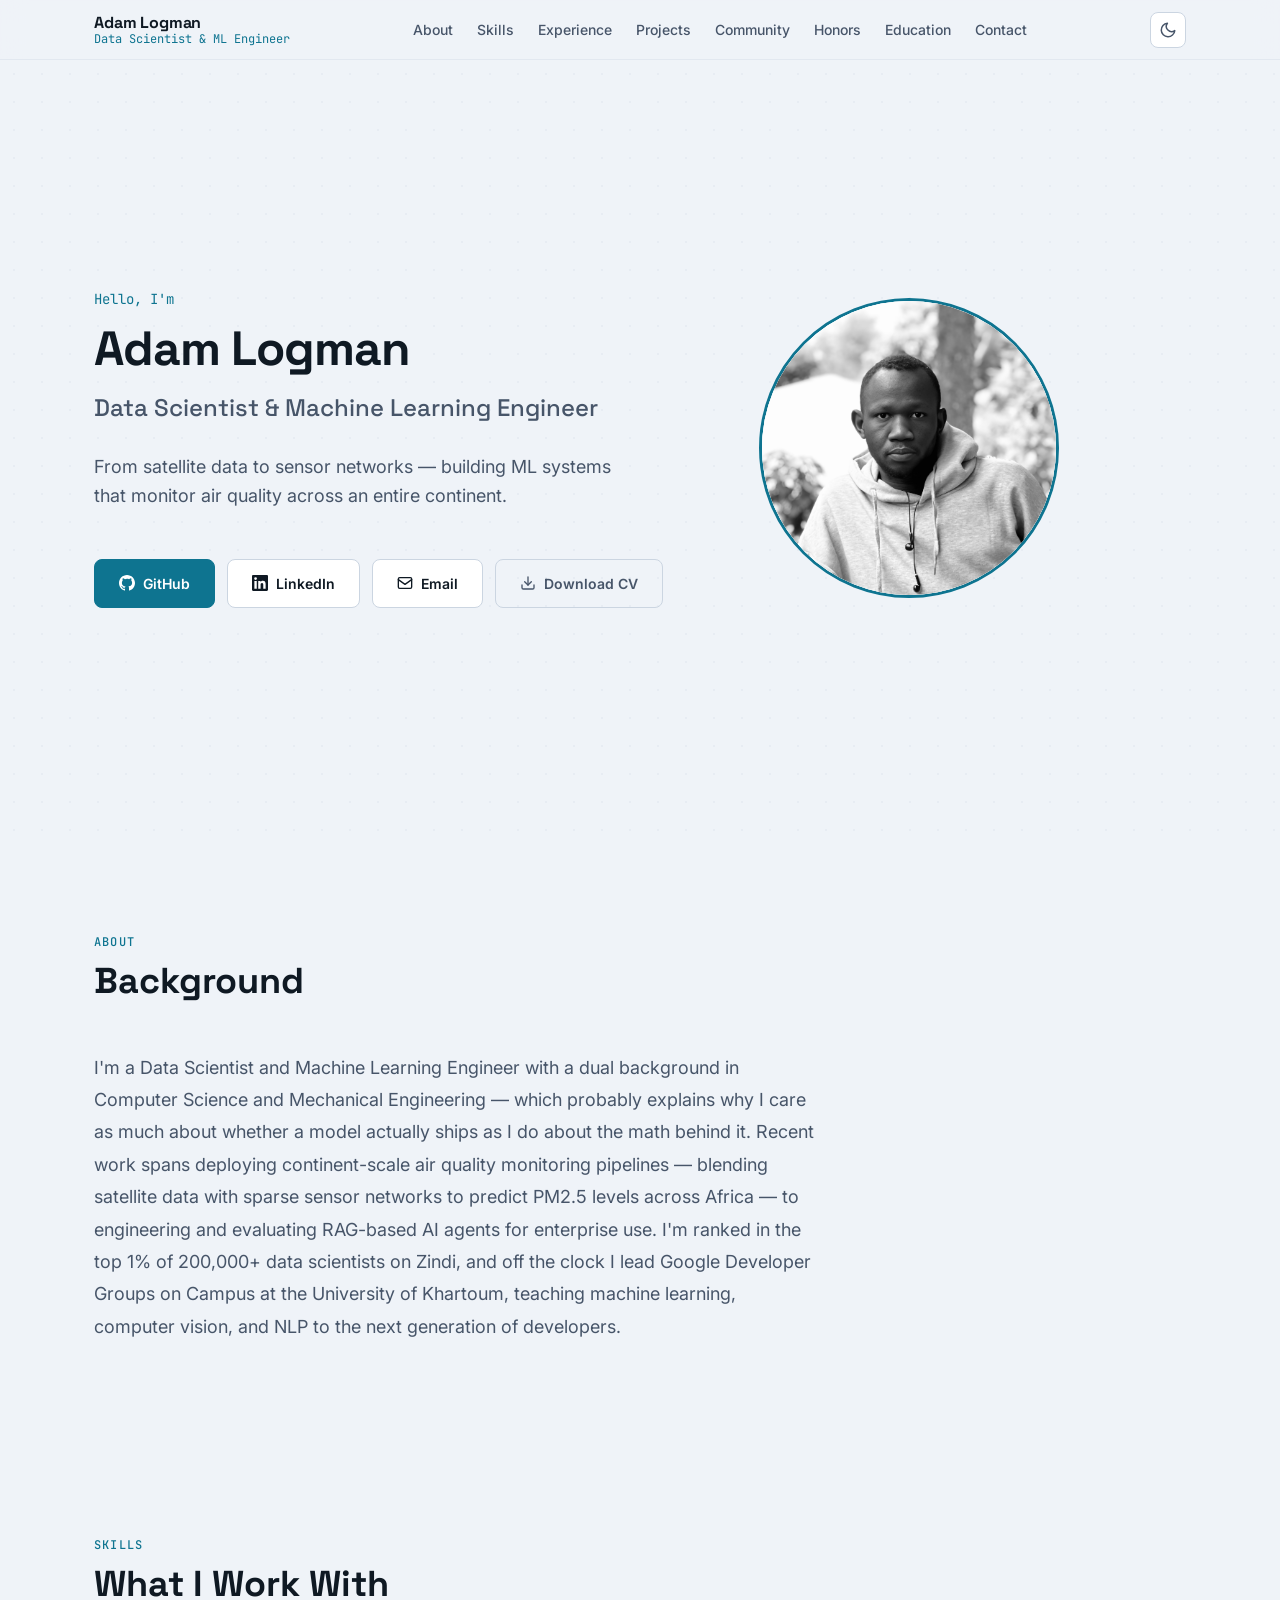
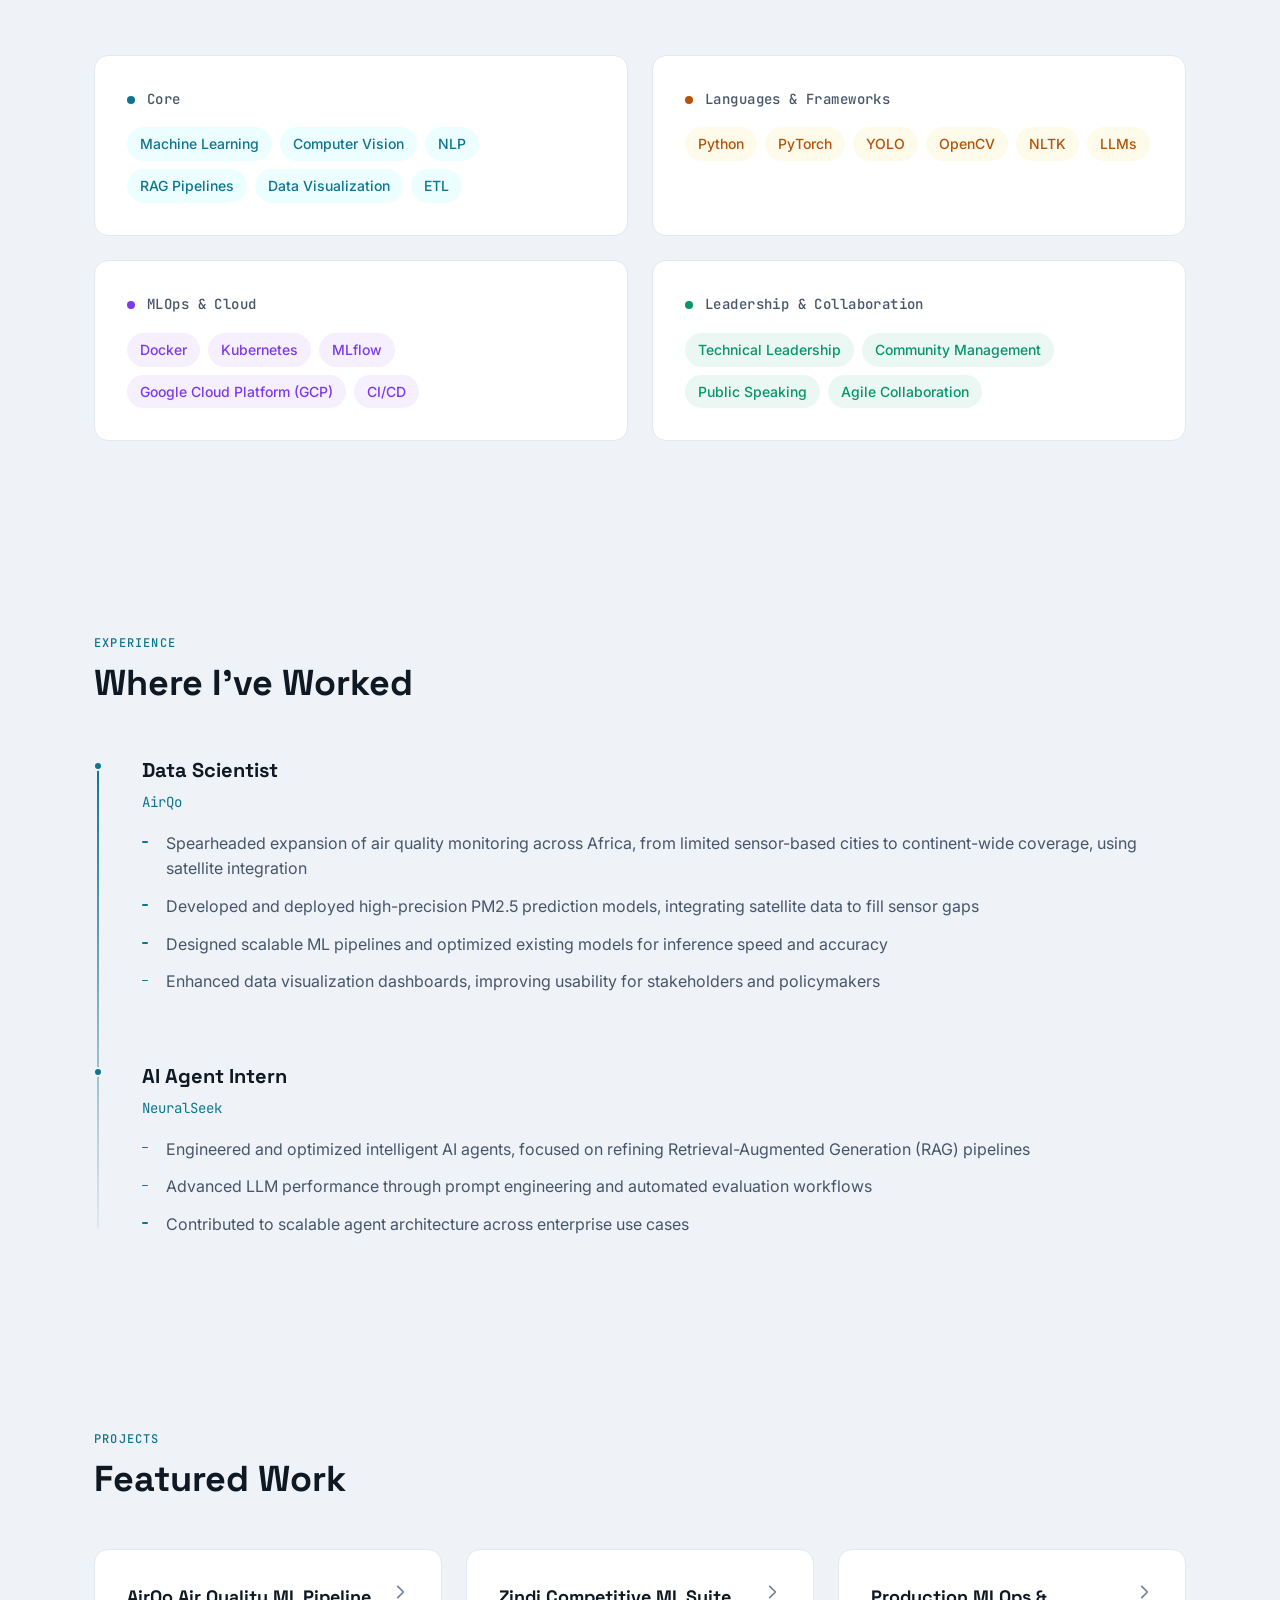
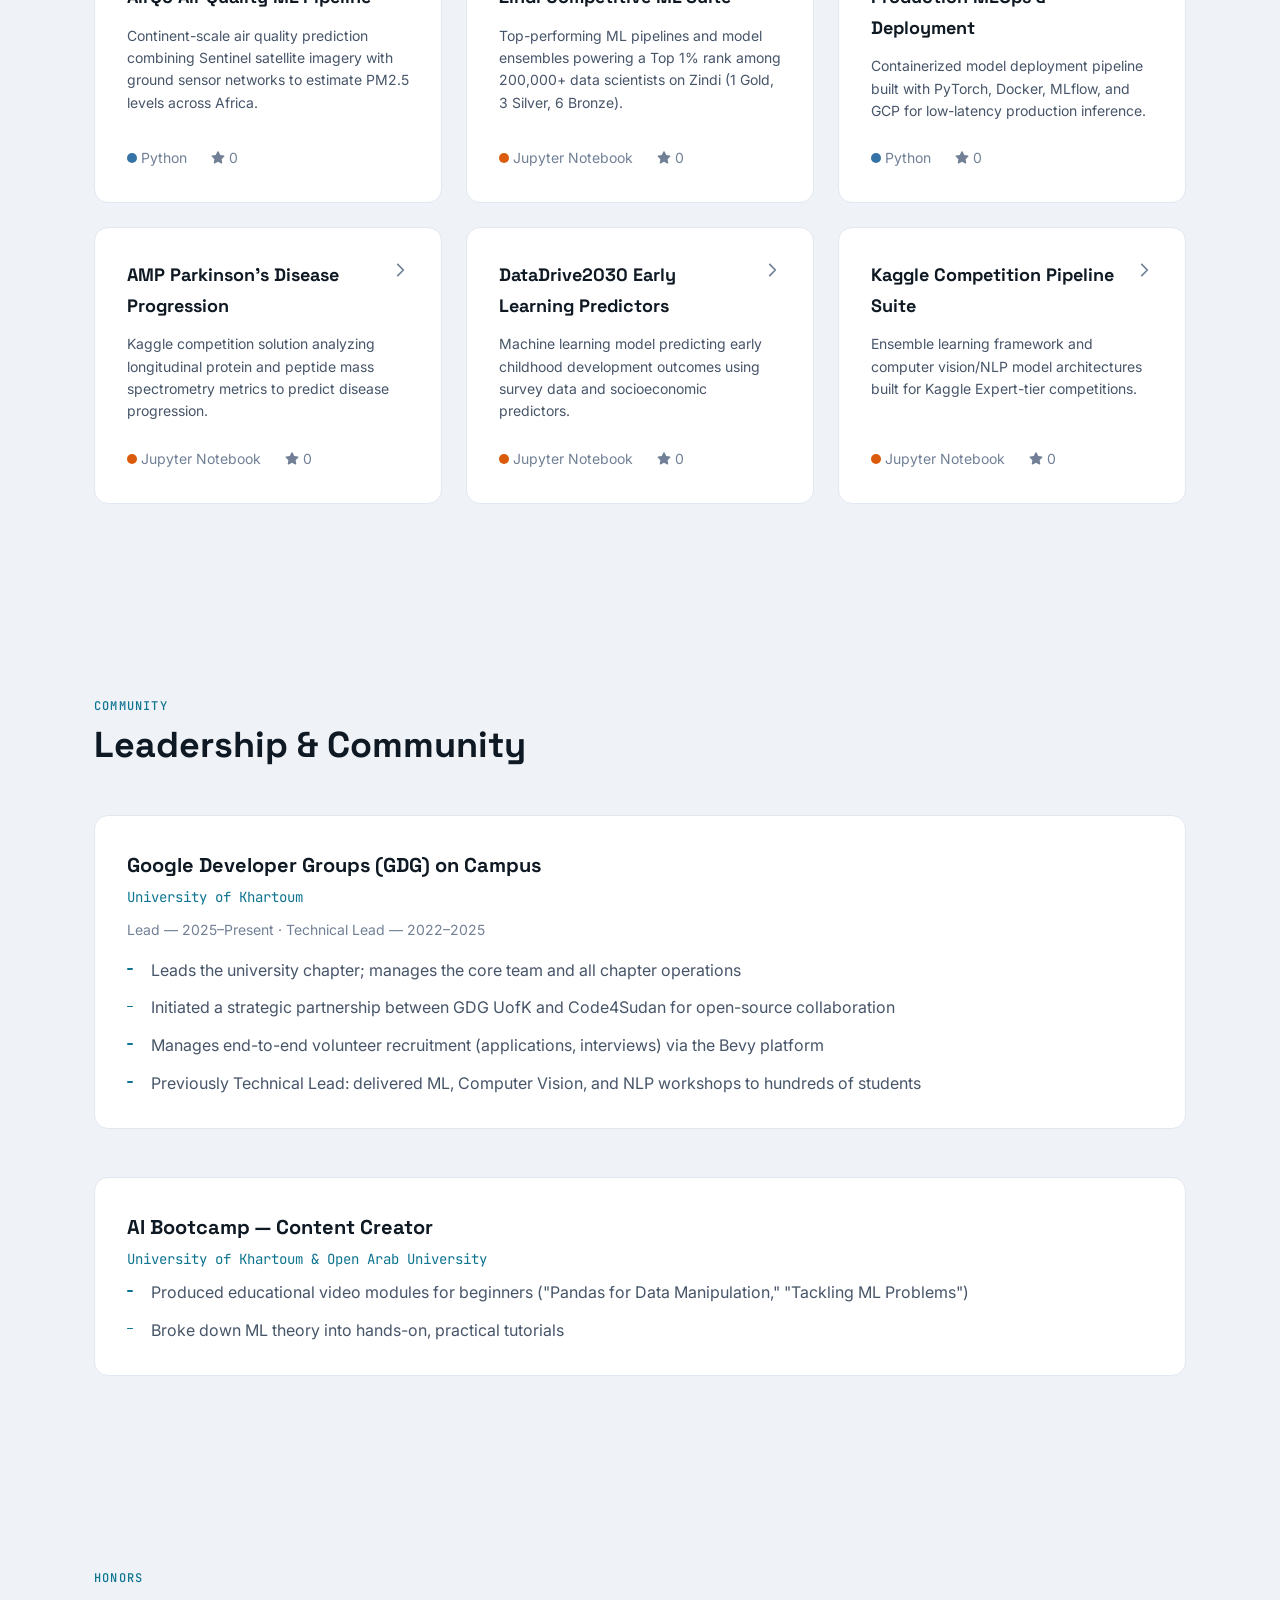
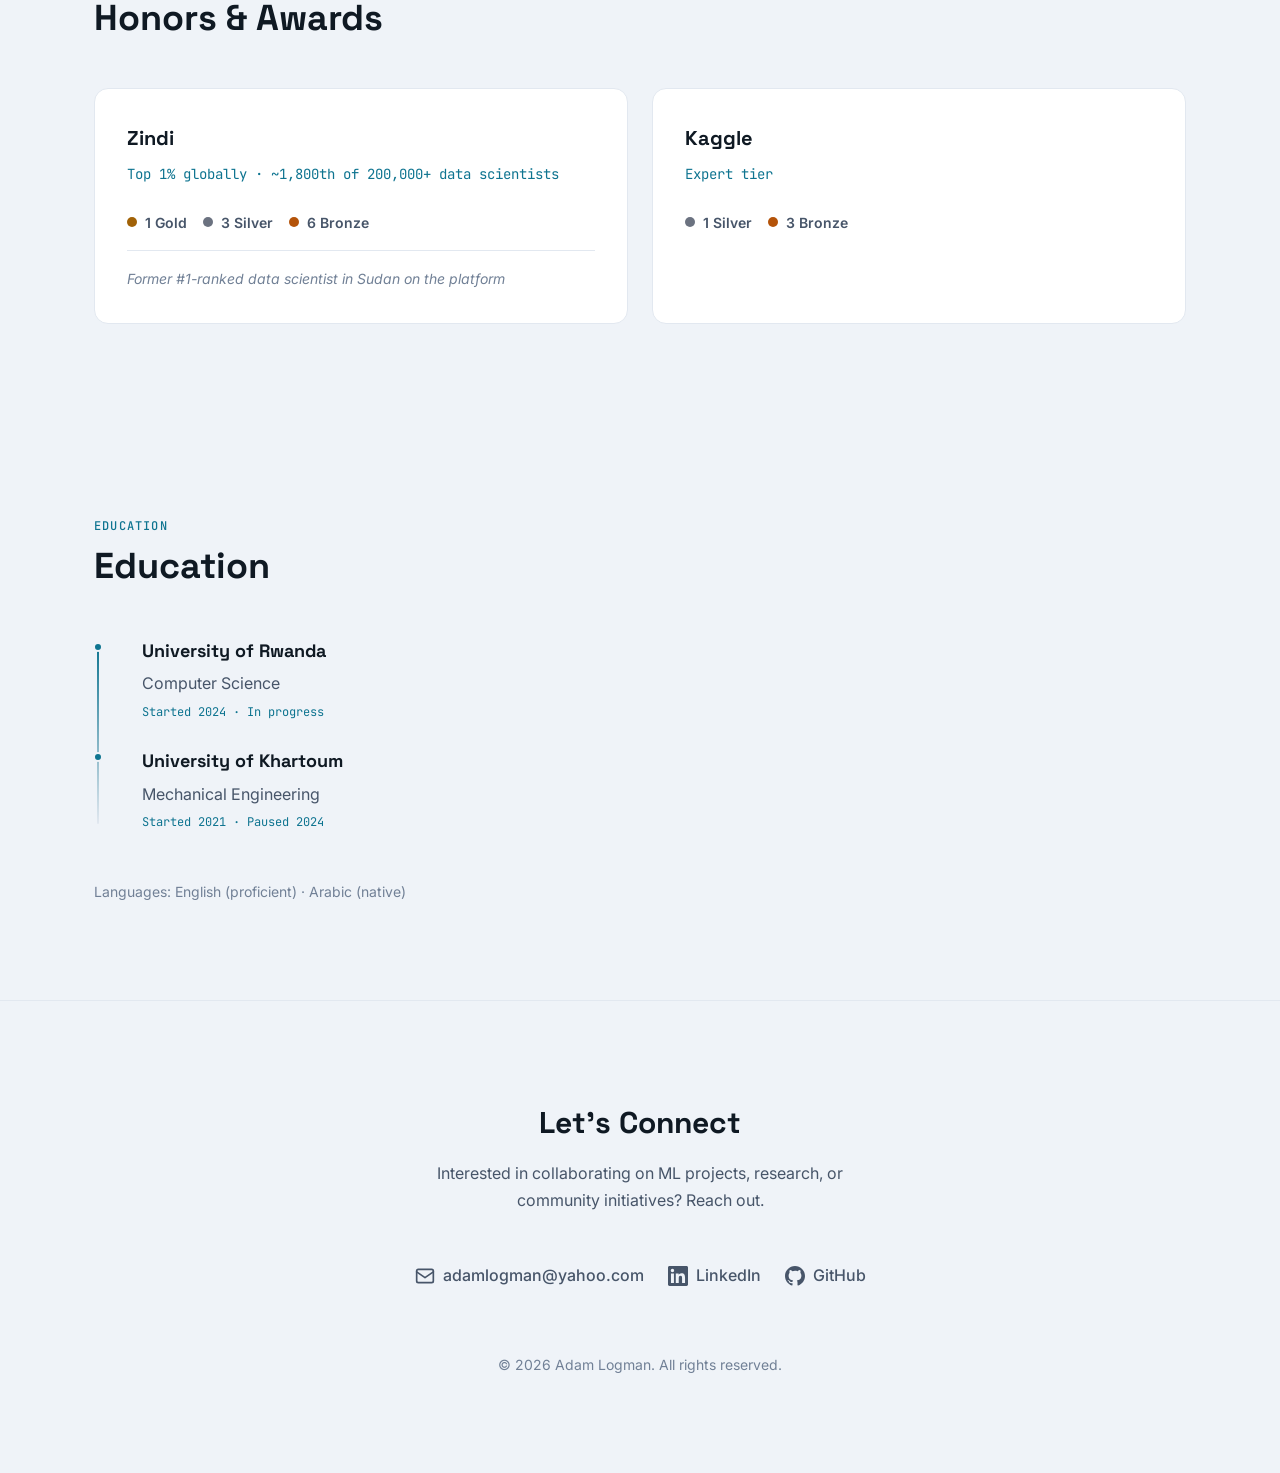
<file: index.html>
<!DOCTYPE html>
<html lang="en" data-theme="light">
<head>
  <meta charset="UTF-8">
  <meta name="viewport" content="width=device-width, initial-scale=1.0">

  <!-- SEO -->
  <title>Adam Logman — Data Scientist & Machine Learning Engineer</title>
  <meta name="description" content="Adam Logman is a Data Scientist and Machine Learning Engineer specializing in production ML systems, RAG pipelines, satellite-based air quality monitoring, and competitive data science. Top 1% on Zindi.">
  <meta name="author" content="Adam Logman">

  <!-- Open Graph -->
  <meta property="og:title" content="Adam Logman — Data Scientist & Machine Learning Engineer">
  <meta property="og:description" content="Data Scientist and ML Engineer building continent-scale air quality monitoring pipelines, RAG-based AI agents, and production ML systems.">
  <meta property="og:type" content="website">
  <!-- Update og:url once deployed -->
  <meta property="og:url" content="https://adamlogman.github.io">
  <!-- Update og:image with a real screenshot or photo once available -->
  <meta property="og:image" content="https://adamlogman.github.io/assets/images/profile.jpg">

  <!-- Twitter Card -->
  <meta name="twitter:card" content="summary">
  <meta name="twitter:title" content="Adam Logman — Data Scientist & Machine Learning Engineer">
  <meta name="twitter:description" content="Data Scientist and ML Engineer. Top 1% on Zindi. Building ML systems that bridge satellite data and sensor networks.">
  <meta name="twitter:image" content="https://adamlogman.github.io/assets/images/profile.jpg">

  <!-- Favicon — inline SVG monogram matching the profile placeholder -->
  <link rel="icon" type="image/svg+xml" href="data:image/svg+xml,%3Csvg xmlns='http://www.w3.org/2000/svg' viewBox='0 0 100 100'%3E%3Crect width='100' height='100' rx='18' fill='%230891B2'/%3E%3Ctext x='50' y='56' font-size='42' font-weight='700' text-anchor='middle' dominant-baseline='middle' fill='white' font-family='system-ui,-apple-system,sans-serif'%3EAL%3C/text%3E%3C/svg%3E">

  <!-- Fonts — Space Grotesk (display), Inter (body), JetBrains Mono (data/code) -->
  <link rel="preconnect" href="https://fonts.googleapis.com">
  <link rel="preconnect" href="https://fonts.gstatic.com" crossorigin>
  <link href="https://fonts.googleapis.com/css2?family=Inter:wght@400;500;600&family=JetBrains+Mono:wght@400;500&family=Space+Grotesk:wght@500;600;700&display=swap" rel="stylesheet">

  <!-- Styles -->
  <link rel="stylesheet" href="css/style.css">

  <!-- Inline script to set theme before paint, preventing a flash of wrong theme -->
  <script>
    (function(){
      var t = localStorage.getItem('adam-theme-preference');
      if (!t) t = window.matchMedia('(prefers-color-scheme:dark)').matches ? 'dark' : 'light';
      document.documentElement.setAttribute('data-theme', t);
    })();
  </script>
</head>
<body>

  <!-- ============================================================
       HEADER
       ============================================================ -->
  <header class="site-header" id="site-header">
    <div class="header-inner">
      <a href="#hero" class="header-logo" aria-label="Back to top">
        <span class="header-name">Adam Logman</span>
        <span class="header-role">Data Scientist &amp; ML Engineer</span>
      </a>

      <nav class="header-nav" aria-label="Main navigation">
        <ul class="header-nav-list">
          <li><a href="#about" class="header-nav-link">About</a></li>
          <li><a href="#skills" class="header-nav-link">Skills</a></li>
          <li><a href="#experience" class="header-nav-link">Experience</a></li>
          <li><a href="#projects" class="header-nav-link">Projects</a></li>
          <li><a href="#community" class="header-nav-link">Community</a></li>
          <li><a href="#honors" class="header-nav-link">Honors</a></li>
          <li><a href="#education" class="header-nav-link">Education</a></li>
          <li><a href="#contact" class="header-nav-link">Contact</a></li>
        </ul>
      </nav>

      <div class="header-actions">
        <button
          class="icon-btn theme-toggle"
          id="theme-toggle"
          type="button"
          aria-label="Switch to dark mode"
        >
          <!-- Sun icon (shown in dark mode) -->
          <svg class="icon-sun" viewBox="0 0 24 24" fill="none" stroke="currentColor" stroke-width="2" stroke-linecap="round" stroke-linejoin="round" aria-hidden="true">
            <circle cx="12" cy="12" r="5"/>
            <line x1="12" y1="1" x2="12" y2="3"/>
            <line x1="12" y1="21" x2="12" y2="23"/>
            <line x1="4.22" y1="4.22" x2="5.64" y2="5.64"/>
            <line x1="18.36" y1="18.36" x2="19.78" y2="19.78"/>
            <line x1="1" y1="12" x2="3" y2="12"/>
            <line x1="21" y1="12" x2="23" y2="12"/>
            <line x1="4.22" y1="19.78" x2="5.64" y2="18.36"/>
            <line x1="18.36" y1="5.64" x2="19.78" y2="4.22"/>
          </svg>
          <!-- Moon icon (shown in light mode) -->
          <svg class="icon-moon" viewBox="0 0 24 24" fill="none" stroke="currentColor" stroke-width="2" stroke-linecap="round" stroke-linejoin="round" aria-hidden="true">
            <path d="M21 12.79A9 9 0 1 1 11.21 3 7 7 0 0 0 21 12.79z"/>
          </svg>
        </button>

        <button
          class="icon-btn menu-toggle"
          id="menu-toggle"
          type="button"
          aria-label="Open navigation menu"
          aria-expanded="false"
          aria-controls="mobile-nav"
        >
          <svg viewBox="0 0 24 24" fill="none" stroke="currentColor" stroke-width="2" stroke-linecap="round" aria-hidden="true">
            <line x1="4" y1="6" x2="20" y2="6"/>
            <line x1="4" y1="12" x2="20" y2="12"/>
            <line x1="4" y1="18" x2="20" y2="18"/>
          </svg>
        </button>
      </div>
    </div>
  </header>

  <!-- Mobile navigation overlay -->
  <div class="mobile-nav" id="mobile-nav" aria-hidden="true">
    <div class="mobile-nav-inner">
      <div class="mobile-nav-close">
        <button class="icon-btn" id="mobile-nav-close" type="button" aria-label="Close navigation menu">
          <svg viewBox="0 0 24 24" fill="none" stroke="currentColor" stroke-width="2" stroke-linecap="round" aria-hidden="true">
            <line x1="18" y1="6" x2="6" y2="18"/>
            <line x1="6" y1="6" x2="18" y2="18"/>
          </svg>
        </button>
      </div>
      <ul class="mobile-nav-list">
        <li><a href="#about" class="mobile-nav-link">About</a></li>
        <li><a href="#skills" class="mobile-nav-link">Skills</a></li>
        <li><a href="#experience" class="mobile-nav-link">Experience</a></li>
        <li><a href="#projects" class="mobile-nav-link">Projects</a></li>
        <li><a href="#community" class="mobile-nav-link">Community</a></li>
        <li><a href="#honors" class="mobile-nav-link">Honors</a></li>
        <li><a href="#education" class="mobile-nav-link">Education</a></li>
        <li><a href="#contact" class="mobile-nav-link">Contact</a></li>
      </ul>
    </div>
  </div>

  <main>

    <!-- ============================================================
         HERO
         ============================================================ -->
    <section id="hero" class="hero-section">
      <div class="container hero-inner">

        <div class="hero-content">
          <p class="hero-greeting">Hello, I'm</p>
          <h1 class="hero-name">Adam Logman</h1>
          <p class="hero-title">Data Scientist &amp; Machine Learning Engineer</p>
          <p class="hero-hook">From satellite data to sensor networks — building ML systems that monitor air quality across an entire continent.</p>

          <div class="hero-actions">
            <a href="https://github.com/adamlogman" class="btn btn-primary" target="_blank" rel="noopener noreferrer">
              <!-- GitHub icon -->
              <svg viewBox="0 0 24 24" fill="currentColor" aria-hidden="true"><path d="M12 0C5.374 0 0 5.373 0 12c0 5.302 3.438 9.8 8.207 11.387.6.11.793-.261.793-.577v-2.234c-3.338.726-4.033-1.416-4.033-1.416-.546-1.387-1.333-1.756-1.333-1.756-1.089-.745.083-.729.083-.729 1.205.084 1.839 1.237 1.839 1.237 1.07 1.834 2.807 1.304 3.492.997.107-.775.418-1.305.762-1.604-2.665-.305-5.467-1.334-5.467-5.931 0-1.311.469-2.381 1.236-3.221-.124-.303-.535-1.524.117-3.176 0 0 1.008-.322 3.301 1.23A11.509 11.509 0 0 1 12 5.803c1.02.005 2.047.138 3.006.404 2.291-1.552 3.297-1.23 3.297-1.23.653 1.653.242 2.874.118 3.176.77.84 1.235 1.911 1.235 3.221 0 4.609-2.807 5.624-5.479 5.921.43.372.823 1.102.823 2.222v3.293c0 .319.192.694.801.576C20.566 21.797 24 17.3 24 12c0-6.627-5.373-12-12-12z"/></svg>
              GitHub
            </a>
            <a href="https://www.linkedin.com/in/adamlogman" class="btn btn-secondary" target="_blank" rel="noopener noreferrer">
              <!-- LinkedIn icon -->
              <svg viewBox="0 0 24 24" fill="currentColor" aria-hidden="true"><path d="M20.447 20.452h-3.554v-5.569c0-1.328-.027-3.037-1.852-3.037-1.853 0-2.136 1.445-2.136 2.939v5.667H9.351V9h3.414v1.561h.046c.477-.9 1.637-1.85 3.37-1.85 3.601 0 4.267 2.37 4.267 5.455v6.286zM5.337 7.433a2.062 2.062 0 0 1-2.063-2.065 2.064 2.064 0 1 1 2.063 2.065zm1.782 13.019H3.555V9h3.564v11.452zM22.225 0H1.771C.792 0 0 .774 0 1.729v20.542C0 23.227.792 24 1.771 24h20.451C23.2 24 24 23.227 24 22.271V1.729C24 .774 23.2 0 22.222 0h.003z"/></svg>
              LinkedIn
            </a>
            <a href="mailto:adamlogman@yahoo.com" class="btn btn-secondary">
              <!-- Email icon -->
              <svg viewBox="0 0 24 24" fill="none" stroke="currentColor" stroke-width="2" stroke-linecap="round" stroke-linejoin="round" aria-hidden="true"><rect x="2" y="4" width="20" height="16" rx="2"/><path d="M22 7l-10 7L2 7"/></svg>
              Email
            </a>
            <!-- CV download link -->
            <a href="assets/Adam_Logman_CV.pdf" class="btn btn-outline" download>
              <!-- Download icon -->
              <svg viewBox="0 0 24 24" fill="none" stroke="currentColor" stroke-width="2" stroke-linecap="round" stroke-linejoin="round" aria-hidden="true"><path d="M21 15v4a2 2 0 0 1-2 2H5a2 2 0 0 1-2-2v-4"/><polyline points="7 10 12 15 17 10"/><line x1="12" y1="15" x2="12" y2="3"/></svg>
              Download CV
            </a>
          </div>
        </div>

        <div class="hero-photo-wrap" aria-hidden="true">
          <!-- Sensor-pulse rings — the signature element -->
          <div class="pulse-ring"></div>
          <div class="pulse-ring"></div>
          <div class="pulse-ring"></div>

          <div class="photo-frame">
            <!-- Replace assets/images/profile.jpg with a square headshot, ideally 500x500px or larger -->
            <img
              id="profile-img"
              src="assets/images/profile.jpg"
              alt="Adam Logman"
              loading="lazy"
              width="500"
              height="500"
            >
            <div class="photo-placeholder" aria-hidden="true">AL</div>
          </div>
        </div>

      </div>
    </section>

    <!-- ============================================================
         ABOUT
         ============================================================ -->
    <section id="about" class="content-section">
      <div class="container reveal">
        <span class="section-label">About</span>
        <h2 class="section-title">Background</h2>
        <p class="about-body">
          I'm a Data Scientist and Machine Learning Engineer with a dual background in Computer Science and Mechanical Engineering — which probably explains why I care as much about whether a model actually ships as I do about the math behind it. Recent work spans deploying continent-scale air quality monitoring pipelines — blending satellite data with sparse sensor networks to predict PM2.5 levels across Africa — to engineering and evaluating RAG-based AI agents for enterprise use. I'm ranked in the top 1% of 200,000+ data scientists on Zindi, and off the clock I lead Google Developer Groups on Campus at the University of Khartoum, teaching machine learning, computer vision, and NLP to the next generation of developers.
        </p>
      </div>
    </section>

    <!-- ============================================================
         SKILLS
         ============================================================ -->
    <section id="skills" class="content-section">
      <div class="container reveal">
        <span class="section-label">Skills</span>
        <h2 class="section-title">What I Work With</h2>

        <div class="skills-grid">
          <!-- Core ML -->
          <div class="skill-card">
            <div class="skill-card-header">
              <span class="skill-card-dot"></span>
              <span class="skill-card-title">Core</span>
            </div>
            <div class="skill-tags">
              <span class="skill-tag">Machine Learning</span>
              <span class="skill-tag">Computer Vision</span>
              <span class="skill-tag">NLP</span>
              <span class="skill-tag">RAG Pipelines</span>
              <span class="skill-tag">Data Visualization</span>
              <span class="skill-tag">ETL</span>
            </div>
          </div>

          <!-- Languages & Frameworks -->
          <div class="skill-card">
            <div class="skill-card-header">
              <span class="skill-card-dot"></span>
              <span class="skill-card-title">Languages &amp; Frameworks</span>
            </div>
            <div class="skill-tags">
              <span class="skill-tag">Python</span>
              <span class="skill-tag">PyTorch</span>
              <span class="skill-tag">YOLO</span>
              <span class="skill-tag">OpenCV</span>
              <span class="skill-tag">NLTK</span>
              <span class="skill-tag">LLMs</span>
            </div>
          </div>

          <!-- MLOps & Cloud -->
          <div class="skill-card">
            <div class="skill-card-header">
              <span class="skill-card-dot"></span>
              <span class="skill-card-title">MLOps &amp; Cloud</span>
            </div>
            <div class="skill-tags">
              <span class="skill-tag">Docker</span>
              <span class="skill-tag">Kubernetes</span>
              <span class="skill-tag">MLflow</span>
              <span class="skill-tag">Google Cloud Platform (GCP)</span>
              <span class="skill-tag">CI/CD</span>
            </div>
          </div>

          <!-- Leadership & Collaboration -->
          <div class="skill-card">
            <div class="skill-card-header">
              <span class="skill-card-dot"></span>
              <span class="skill-card-title">Leadership &amp; Collaboration</span>
            </div>
            <div class="skill-tags">
              <span class="skill-tag">Technical Leadership</span>
              <span class="skill-tag">Community Management</span>
              <span class="skill-tag">Public Speaking</span>
              <span class="skill-tag">Agile Collaboration</span>
            </div>
          </div>
        </div>
      </div>
    </section>

    <!-- ============================================================
         EXPERIENCE (Timeline — content is genuinely sequential)
         ============================================================ -->
    <section id="experience" class="content-section">
      <div class="container reveal">
        <span class="section-label">Experience</span>
        <h2 class="section-title">Where I've Worked</h2>

        <div class="timeline">
          <!-- Data Scientist — AirQo -->
          <div class="timeline-item">
            <h3 class="timeline-role">Data Scientist</h3>
            <p class="timeline-org">AirQo</p>
            <ul class="timeline-details">
              <li>Spearheaded expansion of air quality monitoring across Africa, from limited sensor-based cities to continent-wide coverage, using satellite integration</li>
              <li>Developed and deployed high-precision PM2.5 prediction models, integrating satellite data to fill sensor gaps</li>
              <li>Designed scalable ML pipelines and optimized existing models for inference speed and accuracy</li>
              <li>Enhanced data visualization dashboards, improving usability for stakeholders and policymakers</li>
            </ul>
          </div>

          <!-- AI Agent Intern — NeuralSeek -->
          <div class="timeline-item">
            <h3 class="timeline-role">AI Agent Intern</h3>
            <p class="timeline-org">NeuralSeek</p>
            <ul class="timeline-details">
              <li>Engineered and optimized intelligent AI agents, focused on refining Retrieval-Augmented Generation (RAG) pipelines</li>
              <li>Advanced LLM performance through prompt engineering and automated evaluation workflows</li>
              <li>Contributed to scalable agent architecture across enterprise use cases</li>
            </ul>
          </div>
        </div>
      </div>
    </section>

    <!-- ============================================================
         FEATURED PROJECTS (fetched live from GitHub API)
         ============================================================ -->
    <section id="projects" class="content-section">
      <div class="container reveal">
        <span class="section-label">Projects</span>
        <h2 class="section-title">Featured Work</h2>

        <div class="projects-grid" id="projects-container">
          <!-- Skeleton loaders — replaced by JS once GitHub API responds -->
          <div class="skeleton-card" aria-hidden="true">
            <div class="skeleton-line skeleton-line--title"></div>
            <div class="skeleton-line skeleton-line--body"></div>
            <div class="skeleton-line skeleton-line--body"></div>
            <div class="skeleton-line skeleton-line--meta"></div>
          </div>
          <div class="skeleton-card" aria-hidden="true">
            <div class="skeleton-line skeleton-line--title"></div>
            <div class="skeleton-line skeleton-line--body"></div>
            <div class="skeleton-line skeleton-line--body"></div>
            <div class="skeleton-line skeleton-line--meta"></div>
          </div>
          <div class="skeleton-card" aria-hidden="true">
            <div class="skeleton-line skeleton-line--title"></div>
            <div class="skeleton-line skeleton-line--body"></div>
            <div class="skeleton-line skeleton-line--body"></div>
            <div class="skeleton-line skeleton-line--meta"></div>
          </div>
          <div class="skeleton-card" aria-hidden="true">
            <div class="skeleton-line skeleton-line--title"></div>
            <div class="skeleton-line skeleton-line--body"></div>
            <div class="skeleton-line skeleton-line--body"></div>
            <div class="skeleton-line skeleton-line--meta"></div>
          </div>
          <div class="skeleton-card" aria-hidden="true">
            <div class="skeleton-line skeleton-line--title"></div>
            <div class="skeleton-line skeleton-line--body"></div>
            <div class="skeleton-line skeleton-line--body"></div>
            <div class="skeleton-line skeleton-line--meta"></div>
          </div>
          <div class="skeleton-card" aria-hidden="true">
            <div class="skeleton-line skeleton-line--title"></div>
            <div class="skeleton-line skeleton-line--body"></div>
            <div class="skeleton-line skeleton-line--body"></div>
            <div class="skeleton-line skeleton-line--meta"></div>
          </div>
        </div>
      </div>
    </section>

    <!-- ============================================================
         LEADERSHIP & COMMUNITY
         ============================================================ -->
    <section id="community" class="content-section">
      <div class="container reveal">
        <span class="section-label">Community</span>
        <h2 class="section-title">Leadership &amp; Community</h2>

        <div class="community-grid">
          <!-- GDG on Campus -->
          <div class="community-item">
            <h3 class="community-item-role">Google Developer Groups (GDG) on Campus</h3>
            <p class="community-item-org">University of Khartoum</p>
            <p class="community-item-dates">Lead — 2025–Present · Technical Lead — 2022–2025</p>
            <ul class="community-item-details">
              <li>Leads the university chapter; manages the core team and all chapter operations</li>
              <li>Initiated a strategic partnership between GDG UofK and Code4Sudan for open-source collaboration</li>
              <li>Manages end-to-end volunteer recruitment (applications, interviews) via the Bevy platform</li>
              <li>Previously Technical Lead: delivered ML, Computer Vision, and NLP workshops to hundreds of students</li>
            </ul>
          </div>

          <!-- AI Bootcamp -->
          <div class="community-item">
            <h3 class="community-item-role">AI Bootcamp — Content Creator</h3>
            <p class="community-item-org">University of Khartoum &amp; Open Arab University</p>
            <ul class="community-item-details">
              <li>Produced educational video modules for beginners ("Pandas for Data Manipulation," "Tackling ML Problems")</li>
              <li>Broke down ML theory into hands-on, practical tutorials</li>
            </ul>
          </div>
        </div>
      </div>
    </section>

    <!-- ============================================================
         HONORS & AWARDS
         ============================================================ -->
    <section id="honors" class="content-section">
      <div class="container reveal">
        <span class="section-label">Honors</span>
        <h2 class="section-title">Honors &amp; Awards</h2>

        <div class="honors-grid">
          <!-- Zindi -->
          <div class="honor-card">
            <h3 class="honor-card-platform">Zindi</h3>
            <p class="honor-card-rank">Top 1% globally · ~1,800th of 200,000+ data scientists</p>
            <div class="honor-medals">
              <span class="honor-medal">
                <span class="medal-dot medal-dot--gold" aria-hidden="true"></span>
                1 Gold
              </span>
              <span class="honor-medal">
                <span class="medal-dot medal-dot--silver" aria-hidden="true"></span>
                3 Silver
              </span>
              <span class="honor-medal">
                <span class="medal-dot medal-dot--bronze" aria-hidden="true"></span>
                6 Bronze
              </span>
            </div>
            <p class="honor-highlight">Former #1-ranked data scientist in Sudan on the platform</p>
          </div>

          <!-- Kaggle -->
          <div class="honor-card">
            <h3 class="honor-card-platform">Kaggle</h3>
            <p class="honor-card-rank">Expert tier</p>
            <div class="honor-medals">
              <span class="honor-medal">
                <span class="medal-dot medal-dot--silver" aria-hidden="true"></span>
                1 Silver
              </span>
              <span class="honor-medal">
                <span class="medal-dot medal-dot--bronze" aria-hidden="true"></span>
                3 Bronze
              </span>
            </div>
          </div>
        </div>
      </div>
    </section>

    <!-- ============================================================
         EDUCATION (Timeline — genuinely sequential)
         ============================================================ -->
    <section id="education" class="content-section">
      <div class="container reveal">
        <span class="section-label">Education</span>
        <h2 class="section-title">Education</h2>

        <div class="education-list">
          <div class="education-item">
            <h3 class="education-school">University of Rwanda</h3>
            <p class="education-degree">Computer Science</p>
            <p class="education-status">Started 2024 · In progress</p>
          </div>

          <div class="education-item">
            <h3 class="education-school">University of Khartoum</h3>
            <p class="education-degree">Mechanical Engineering</p>
            <p class="education-status">Started 2021 · Paused 2024</p>
          </div>
        </div>

        <p class="languages-note">
          Languages: English (proficient) · Arabic (native)
        </p>
      </div>
    </section>

  </main>

  <!-- ============================================================
       FOOTER / CONTACT
       ============================================================ -->
  <footer id="contact" class="site-footer">
    <div class="container footer-inner">
      <h2 class="footer-heading">Let's Connect</h2>
      <p class="footer-subtext">Interested in collaborating on ML projects, research, or community initiatives? Reach out.</p>

      <div class="footer-links">
        <a href="mailto:adamlogman@yahoo.com" class="footer-link" aria-label="Send email to Adam Logman">
          <svg viewBox="0 0 24 24" fill="none" stroke="currentColor" stroke-width="2" stroke-linecap="round" stroke-linejoin="round" aria-hidden="true"><rect x="2" y="4" width="20" height="16" rx="2"/><path d="M22 7l-10 7L2 7"/></svg>
          adamlogman@yahoo.com
        </a>
        <a href="https://www.linkedin.com/in/adamlogman" class="footer-link" target="_blank" rel="noopener noreferrer" aria-label="Adam Logman on LinkedIn">
          <svg viewBox="0 0 24 24" fill="currentColor" aria-hidden="true"><path d="M20.447 20.452h-3.554v-5.569c0-1.328-.027-3.037-1.852-3.037-1.853 0-2.136 1.445-2.136 2.939v5.667H9.351V9h3.414v1.561h.046c.477-.9 1.637-1.85 3.37-1.85 3.601 0 4.267 2.37 4.267 5.455v6.286zM5.337 7.433a2.062 2.062 0 0 1-2.063-2.065 2.064 2.064 0 1 1 2.063 2.065zm1.782 13.019H3.555V9h3.564v11.452zM22.225 0H1.771C.792 0 0 .774 0 1.729v20.542C0 23.227.792 24 1.771 24h20.451C23.2 24 24 23.227 24 22.271V1.729C24 .774 23.2 0 22.222 0h.003z"/></svg>
          LinkedIn
        </a>
        <a href="https://github.com/adamlogman" class="footer-link" target="_blank" rel="noopener noreferrer" aria-label="Adam Logman on GitHub">
          <svg viewBox="0 0 24 24" fill="currentColor" aria-hidden="true"><path d="M12 0C5.374 0 0 5.373 0 12c0 5.302 3.438 9.8 8.207 11.387.6.11.793-.261.793-.577v-2.234c-3.338.726-4.033-1.416-4.033-1.416-.546-1.387-1.333-1.756-1.333-1.756-1.089-.745.083-.729.083-.729 1.205.084 1.839 1.237 1.839 1.237 1.07 1.834 2.807 1.304 3.492.997.107-.775.418-1.305.762-1.604-2.665-.305-5.467-1.334-5.467-5.931 0-1.311.469-2.381 1.236-3.221-.124-.303-.535-1.524.117-3.176 0 0 1.008-.322 3.301 1.23A11.509 11.509 0 0 1 12 5.803c1.02.005 2.047.138 3.006.404 2.291-1.552 3.297-1.23 3.297-1.23.653 1.653.242 2.874.118 3.176.77.84 1.235 1.911 1.235 3.221 0 4.609-2.807 5.624-5.479 5.921.43.372.823 1.102.823 2.222v3.293c0 .319.192.694.801.576C20.566 21.797 24 17.3 24 12c0-6.627-5.373-12-12-12z"/></svg>
          GitHub
        </a>
      </div>

      <p class="footer-copy">&copy; <span id="copyright-year">2026</span> Adam Logman. All rights reserved.</p>
    </div>
  </footer>

  <script src="js/script.js"></script>
</body>
</html>
</file>
<file: css/style.css>
/* ============================================================
   DESIGN SYSTEM — Adam Logman Portfolio
   ============================================================
   Palette: "Sensor Network" — drawn from air-quality-index
   color scales and satellite imagery. Teal-cyan represents
   clean readings (the goal of Adam's work); amber marks the
   moderate/caution range and serves as a warm counterpoint.

   Typography:
   - Display: Space Grotesk — geometric, slightly quirky
   - Body:    Inter — clean, exceptional readability
   - Mono:    JetBrains Mono — data labels, stats, code

   Signature element: concentric pulse rings around the hero
   profile photo, evoking sensor pings / sonar in the air-
   quality monitoring networks Adam builds.
   ============================================================ */

/* ---- Reset ---- */
*,
*::before,
*::after {
  margin: 0;
  padding: 0;
  box-sizing: border-box;
}

/* ---- Custom Properties — Light Mode (default) ---- */
:root {
  /* Palette */
  --color-bg:             #EFF3F8;
  --color-bg-alt:         #FFFFFF;
  --color-bg-code:        #E2E8F0;
  --color-text:           #0F1923;
  --color-text-secondary: #475569;
  --color-text-tertiary:  #718096;
  --color-accent:         #0E7490;
  --color-accent-hover:   #155E75;
  --color-accent-subtle:  #ECFEFF;
  --color-accent-warm:    #B45309;
  --color-accent-warm-subtle: #FFFBEB;
  --color-border:         #CBD5E1;
  --color-border-subtle:  #E2E8F0;
  --color-shadow:         rgba(15, 25, 35, 0.06);
  --color-shadow-lg:      rgba(15, 25, 35, 0.10);
  --color-pulse:          rgba(8, 145, 178, 0.18);
  --color-overlay:        rgba(15, 25, 35, 0.5);

  /* Medal colors */
  --color-gold:   #A16207;
  --color-silver: #6B7280;
  --color-bronze: #B45309;

  /* Skill category accent colors */
  --color-purple:     #7C3AED;
  --color-purple-subtle: rgba(124, 58, 237, 0.08);
  --color-green:      #059669;
  --color-green-subtle: rgba(5, 150, 105, 0.08);

  /* Typography */
  --font-display: 'Space Grotesk', system-ui, sans-serif;
  --font-body:    'Inter', system-ui, sans-serif;
  --font-mono:    'JetBrains Mono', ui-monospace, monospace;

  /* Type Scale */
  --text-xs:  0.75rem;
  --text-sm:  0.875rem;
  --text-base: 1rem;
  --text-lg:  1.125rem;
  --text-xl:  1.25rem;
  --text-2xl: 1.5rem;
  --text-3xl: 1.875rem;
  --text-4xl: 2.25rem;
  --text-5xl: 3rem;

  /* Spacing */
  --space-2xs: 0.25rem;
  --space-xs:  0.5rem;
  --space-sm:  0.75rem;
  --space-md:  1rem;
  --space-lg:  1.5rem;
  --space-xl:  2rem;
  --space-2xl: 3rem;
  --space-3xl: 4rem;
  --space-4xl: 6rem;

  /* Layout */
  --max-width:     1140px;
  --header-height: 3.75rem;
  --radius:        0.5rem;
  --radius-lg:     0.875rem;
  --radius-full:   9999px;

  /* Transitions */
  --ease-out:  cubic-bezier(0.16, 1, 0.3, 1);
  --duration:  250ms;
  --duration-slow: 500ms;
}

/* ---- Custom Properties — Dark Mode ---- */
[data-theme="dark"] {
  --color-bg:             #080F1A;
  --color-bg-alt:         #111B2B;
  --color-bg-code:        #1A2640;
  --color-text:           #E2E8F0;
  --color-text-secondary: #94A3B8;
  --color-text-tertiary:  #7C8CA2;
  --color-accent:         #22D3EE;
  --color-accent-hover:   #06B6D4;
  --color-accent-subtle:  rgba(34, 211, 238, 0.07);
  --color-accent-warm:    #F59E0B;
  --color-accent-warm-subtle: rgba(245, 158, 11, 0.08);
  --color-border:         #1E2D42;
  --color-border-subtle:  #162032;
  --color-shadow:         rgba(0, 0, 0, 0.25);
  --color-shadow-lg:      rgba(0, 0, 0, 0.40);
  --color-pulse:          rgba(34, 211, 238, 0.14);
  --color-overlay:        rgba(0, 0, 0, 0.6);

  --color-gold:   #EAB308;
  --color-silver: #9CA3AF;
  --color-bronze: #D97706;

  /* Skill category accent colors */
  --color-purple:     #A78BFA;
  --color-purple-subtle: rgba(167, 139, 250, 0.12);
  --color-green:      #34D399;
  --color-green-subtle: rgba(52, 211, 153, 0.10);
}

/* ---- Base ---- */
html {
  font-size: 16px;
  scroll-behavior: smooth;
  -webkit-text-size-adjust: 100%;
}

body {
  font-family: var(--font-body);
  font-size: var(--text-base);
  line-height: 1.7;
  color: var(--color-text);
  background-color: var(--color-bg);
  transition: background-color var(--duration) var(--ease-out),
              color var(--duration) var(--ease-out);
  overflow-x: hidden;
}

/* Remove smooth scrolling for users who prefer reduced motion */
@media (prefers-reduced-motion: reduce) {
  html { scroll-behavior: auto; }
}

img {
  max-width: 100%;
  height: auto;
  display: block;
}

a {
  color: var(--color-accent);
  text-decoration: none;
  transition: color var(--duration) ease;
}

a:hover {
  color: var(--color-accent-hover);
}

/* Visible focus states for keyboard navigation */
:focus-visible {
  outline: 2px solid var(--color-accent);
  outline-offset: 3px;
  border-radius: 2px;
}

::selection {
  background-color: var(--color-accent);
  color: #FFFFFF;
}

ul, ol {
  list-style: none;
}

/* ---- Layout Utilities ---- */
.container {
  width: 100%;
  max-width: var(--max-width);
  margin-inline: auto;
  padding-inline: var(--space-lg);
}

/* Scroll offset for sticky header */
.content-section,
.hero-section,
.site-footer {
  scroll-margin-top: calc(var(--header-height) + var(--space-md));
}

/* ---- Section Shared Styles ---- */
.content-section {
  padding-block: var(--space-4xl);
}

.section-label {
  font-family: var(--font-mono);
  font-size: var(--text-xs);
  font-weight: 500;
  letter-spacing: 0.1em;
  text-transform: uppercase;
  color: var(--color-accent);
  margin-bottom: var(--space-xs);
  display: block;
}

.section-title {
  font-family: var(--font-display);
  font-size: var(--text-3xl);
  font-weight: 700;
  line-height: 1.2;
  color: var(--color-text);
  margin-bottom: var(--space-2xl);
}

/* ============================================================
   HEADER
   ============================================================ */
.site-header {
  position: sticky;
  top: 0;
  z-index: 100;
  height: var(--header-height);
  background-color: var(--color-bg);
  border-bottom: 1px solid var(--color-border-subtle);
  backdrop-filter: blur(12px);
  -webkit-backdrop-filter: blur(12px);
  /* Slight transparency so backdrop-filter is visible */
  transition: background-color var(--duration) var(--ease-out),
              border-color var(--duration) var(--ease-out);
}

/* Make header background slightly transparent for blur effect */
[data-theme="light"] .site-header {
  background-color: rgba(239, 243, 248, 0.85);
}

[data-theme="dark"] .site-header {
  background-color: rgba(8, 15, 26, 0.85);
}

.header-inner {
  display: flex;
  align-items: center;
  justify-content: space-between;
  height: 100%;
  max-width: var(--max-width);
  margin-inline: auto;
  padding-inline: var(--space-lg);
}

.header-logo {
  display: flex;
  flex-direction: column;
  gap: 0;
  text-decoration: none;
  color: var(--color-text);
  flex-shrink: 0;
}

.header-logo:hover {
  color: var(--color-text);
}

.header-name {
  font-family: var(--font-display);
  font-size: var(--text-base);
  font-weight: 700;
  line-height: 1.2;
  letter-spacing: -0.01em;
}

.header-role {
  font-family: var(--font-mono);
  font-size: var(--text-xs);
  color: var(--color-accent);
  line-height: 1.2;
}

.header-nav {
  display: none;
}

.header-nav-list {
  display: flex;
  align-items: center;
  gap: var(--space-lg);
}

.header-nav-link {
  font-family: var(--font-body);
  font-size: var(--text-sm);
  font-weight: 500;
  color: var(--color-text-secondary);
  text-decoration: none;
  padding: var(--space-2xs) 0;
  position: relative;
  transition: color var(--duration) ease;
}

.header-nav-link::after {
  content: '';
  position: absolute;
  bottom: -2px;
  left: 0;
  width: 0;
  height: 2px;
  background-color: var(--color-accent);
  border-radius: 1px;
  transition: width var(--duration) var(--ease-out);
}

.header-nav-link:hover,
.header-nav-link.is-active {
  color: var(--color-text);
}

.header-nav-link:hover::after,
.header-nav-link.is-active::after {
  width: 100%;
}

.header-actions {
  display: flex;
  align-items: center;
  gap: var(--space-xs);
}

/* Icon buttons (theme toggle, hamburger) */
.icon-btn {
  display: inline-flex;
  align-items: center;
  justify-content: center;
  width: 2.25rem;
  height: 2.25rem;
  border: 1px solid var(--color-border);
  border-radius: var(--radius);
  background: var(--color-bg-alt);
  color: var(--color-text-secondary);
  cursor: pointer;
  transition: color var(--duration) ease,
              border-color var(--duration) ease,
              background-color var(--duration) ease;
}

.icon-btn:hover {
  color: var(--color-text);
  border-color: var(--color-accent);
}

.icon-btn svg {
  width: 18px;
  height: 18px;
}

/* Theme toggle icon states */
.theme-toggle .icon-sun { display: none; }
.theme-toggle .icon-moon { display: block; }

[data-theme="dark"] .theme-toggle .icon-sun { display: block; }
[data-theme="dark"] .theme-toggle .icon-moon { display: none; }

/* Mobile menu overlay */
.mobile-nav {
  position: fixed;
  inset: 0;
  z-index: 99;
  background-color: var(--color-overlay);
  backdrop-filter: blur(4px);
  display: flex;
  align-items: center;
  justify-content: center;
  opacity: 0;
  visibility: hidden;
  transition: opacity var(--duration-slow) var(--ease-out),
              visibility var(--duration-slow) var(--ease-out);
}

.mobile-nav.is-open {
  opacity: 1;
  visibility: visible;
}

.mobile-nav-inner {
  background-color: var(--color-bg-alt);
  border-radius: var(--radius-lg);
  padding: var(--space-2xl);
  width: calc(100% - var(--space-2xl));
  max-width: 380px;
  transform: translateY(16px) scale(0.97);
  transition: transform var(--duration-slow) var(--ease-out);
}

.mobile-nav.is-open .mobile-nav-inner {
  transform: translateY(0) scale(1);
}

.mobile-nav-list {
  display: flex;
  flex-direction: column;
  gap: var(--space-xs);
}

.mobile-nav-link {
  font-family: var(--font-display);
  font-size: var(--text-xl);
  font-weight: 600;
  color: var(--color-text);
  padding: var(--space-sm) var(--space-md);
  border-radius: var(--radius);
  transition: background-color var(--duration) ease,
              color var(--duration) ease;
}

.mobile-nav-link:hover {
  background-color: var(--color-accent-subtle);
  color: var(--color-accent);
}

.mobile-nav-close {
  display: flex;
  justify-content: flex-end;
  margin-bottom: var(--space-lg);
}

/* ============================================================
   HERO
   ============================================================ */
.hero-section {
  padding-block: var(--space-4xl) var(--space-4xl);
  position: relative;
  overflow: hidden;
  min-height: calc(100vh - var(--header-height) - 4rem);
  min-height: calc(100svh - var(--header-height) - 4rem);
  display: flex;
  align-items: center;
}

/* Subtle dot grid background — evokes graph paper / data coordinates */
.hero-section::before {
  content: '';
  position: absolute;
  inset: 0;
  background-image: radial-gradient(var(--color-border-subtle) 1px, transparent 1px);
  background-size: 28px 28px;
  opacity: 0.6;
  pointer-events: none;
}

.hero-inner {
  display: flex;
  flex-direction: column-reverse;
  align-items: center;
  gap: var(--space-3xl);
  position: relative;
  z-index: 1;
}

.hero-content {
  text-align: center;
}

.hero-greeting {
  font-family: var(--font-mono);
  font-size: var(--text-sm);
  color: var(--color-accent);
  margin-bottom: var(--space-sm);
}

.hero-name {
  font-family: var(--font-display);
  font-size: var(--text-4xl);
  font-weight: 700;
  line-height: 1.1;
  letter-spacing: -0.02em;
  color: var(--color-text);
  margin-bottom: var(--space-sm);
}

.hero-title {
  font-family: var(--font-display);
  font-size: var(--text-xl);
  font-weight: 500;
  color: var(--color-text-secondary);
  margin-bottom: var(--space-lg);
}

.hero-hook {
  font-size: var(--text-lg);
  color: var(--color-text-secondary);
  line-height: 1.6;
  max-width: 540px;
  margin-inline: auto;
  margin-bottom: var(--space-2xl);
}

.hero-actions {
  display: flex;
  flex-wrap: wrap;
  gap: var(--space-sm);
  justify-content: center;
}

/* ---- Hero Photo with Sensor-Pulse Rings ---- */
.hero-photo-wrap {
  position: relative;
  width: 220px;
  height: 220px;
  flex-shrink: 0;
}

/* Concentric pulse rings — the signature element.
   These evoke the expanding signal rings of a sensor
   node in an air-quality monitoring network. */
.pulse-ring {
  position: absolute;
  top: 50%;
  left: 50%;
  width: 100%;
  height: 100%;
  border-radius: 50%;
  border: 1.5px solid var(--color-accent);
  transform: translate(-50%, -50%) scale(1);
  opacity: 0;
  pointer-events: none;
  animation: sensor-pulse 5s cubic-bezier(0.16, 1, 0.3, 1) infinite;
}

.pulse-ring:nth-child(1) { animation-delay: 0s; }
.pulse-ring:nth-child(2) { animation-delay: 1.66s; }
.pulse-ring:nth-child(3) { animation-delay: 3.33s; }

@keyframes sensor-pulse {
  0% {
    transform: translate(-50%, -50%) scale(1);
    opacity: 0.35;
  }
  80% {
    opacity: 0;
  }
  100% {
    transform: translate(-50%, -50%) scale(2);
    opacity: 0;
  }
}

/* Reduced motion: static halos instead of pulsing rings */
@media (prefers-reduced-motion: reduce) {
  .pulse-ring {
    animation: none;
  }
  .pulse-ring:nth-child(1) {
    opacity: 0.12;
    transform: translate(-50%, -50%) scale(1.2);
  }
  .pulse-ring:nth-child(2) {
    opacity: 0.08;
    transform: translate(-50%, -50%) scale(1.5);
  }
  .pulse-ring:nth-child(3) {
    opacity: 0.05;
    transform: translate(-50%, -50%) scale(1.8);
  }
}

.photo-frame {
  position: relative;
  width: 100%;
  height: 100%;
  border-radius: 50%;
  overflow: hidden;
  border: 3px solid var(--color-accent);
  background-color: var(--color-bg-alt);
  z-index: 1;
}

.photo-frame img {
  position: relative;
  z-index: 2;
  width: 100%;
  height: 100%;
  object-fit: cover;
}

/* Initials placeholder — shown when profile.jpg is absent */
.photo-placeholder {
  position: absolute;
  inset: 0;
  z-index: 1;
  display: flex;
  align-items: center;
  justify-content: center;
  font-family: var(--font-display);
  font-size: 4rem;
  font-weight: 700;
  color: var(--color-accent);
  background: linear-gradient(
    135deg,
    var(--color-accent-subtle) 0%,
    var(--color-bg-alt) 100%
  );
  /* Shown by default; hidden when real photo loads (JS) */
}

/* ============================================================
   ABOUT
   ============================================================ */
.about-body {
  font-size: var(--text-lg);
  line-height: 1.8;
  color: var(--color-text-secondary);
  max-width: 720px;
}

/* ============================================================
   SKILLS
   ============================================================ */
.skills-grid {
  display: grid;
  grid-template-columns: 1fr;
  gap: var(--space-lg);
}

.skill-card {
  background-color: var(--color-bg-alt);
  border: 1px solid var(--color-border-subtle);
  border-radius: var(--radius-lg);
  padding: var(--space-xl);
  transition: border-color var(--duration) ease,
              box-shadow var(--duration) ease;
}

.skill-card:hover {
  border-color: var(--color-accent);
  box-shadow: 0 4px 24px var(--color-shadow);
}

.skill-card-header {
  display: flex;
  align-items: center;
  gap: var(--space-sm);
  margin-bottom: var(--space-md);
}

.skill-card-dot {
  width: 8px;
  height: 8px;
  border-radius: 50%;
  background-color: var(--color-accent);
  flex-shrink: 0;
}

.skill-card:nth-child(2) .skill-card-dot { background-color: var(--color-accent-warm); }
.skill-card:nth-child(3) .skill-card-dot { background-color: var(--color-purple); }
.skill-card:nth-child(4) .skill-card-dot { background-color: var(--color-green); }

.skill-card-title {
  font-family: var(--font-mono);
  font-size: var(--text-sm);
  font-weight: 500;
  letter-spacing: 0.03em;
  color: var(--color-text-secondary);
}

.skill-tags {
  display: flex;
  flex-wrap: wrap;
  gap: var(--space-xs);
}

.skill-tag {
  font-family: var(--font-body);
  font-size: var(--text-sm);
  font-weight: 500;
  padding: var(--space-2xs) var(--space-sm);
  border-radius: var(--radius-full);
  background-color: var(--color-accent-subtle);
  color: var(--color-accent);
  border: 1px solid transparent;
  transition: border-color var(--duration) ease;
}

.skill-card:nth-child(2) .skill-tag {
  background-color: var(--color-accent-warm-subtle);
  color: var(--color-accent-warm);
}

.skill-card:nth-child(3) .skill-tag {
  background-color: var(--color-purple-subtle);
  color: var(--color-purple);
}

.skill-card:nth-child(4) .skill-tag {
  background-color: var(--color-green-subtle);
  color: var(--color-green);
}

/* ============================================================
   EXPERIENCE (Timeline)
   ============================================================ */
.timeline {
  position: relative;
  padding-left: var(--space-2xl);
}

/* Vertical timeline line */
.timeline::before {
  content: '';
  position: absolute;
  left: 3px;
  top: 8px;
  bottom: 8px;
  width: 2px;
  background: linear-gradient(
    to bottom,
    var(--color-accent),
    var(--color-border-subtle)
  );
  border-radius: 1px;
}

.timeline-item {
  position: relative;
  padding-bottom: var(--space-3xl);
}

.timeline-item:last-child {
  padding-bottom: 0;
}

/* Timeline node dot */
.timeline-item::before {
  content: '';
  position: absolute;
  left: calc(-1 * var(--space-2xl) - 1px);
  top: 8px;
  width: 10px;
  height: 10px;
  border-radius: 50%;
  background-color: var(--color-accent);
  border: 2px solid var(--color-bg);
  z-index: 1;
}

.timeline-role {
  font-family: var(--font-display);
  font-size: var(--text-xl);
  font-weight: 700;
  color: var(--color-text);
  margin-bottom: var(--space-2xs);
}

.timeline-org {
  font-family: var(--font-mono);
  font-size: var(--text-sm);
  color: var(--color-accent);
  margin-bottom: var(--space-md);
}

.timeline-details {
  list-style: none;
  display: flex;
  flex-direction: column;
  gap: var(--space-sm);
}

.timeline-details li {
  position: relative;
  padding-left: var(--space-lg);
  color: var(--color-text-secondary);
  line-height: 1.6;
}

.timeline-details li::before {
  content: '';
  position: absolute;
  left: 0;
  top: 0.65em;
  width: 6px;
  height: 1.5px;
  background-color: var(--color-accent);
  border-radius: 1px;
}

/* ============================================================
   PROJECTS
   ============================================================ */
.projects-grid {
  display: grid;
  grid-template-columns: 1fr;
  gap: var(--space-lg);
}

.project-card {
  background-color: var(--color-bg-alt);
  border: 1px solid var(--color-border-subtle);
  border-radius: var(--radius-lg);
  padding: var(--space-xl);
  display: flex;
  flex-direction: column;
  transition: border-color var(--duration) ease,
              box-shadow var(--duration) ease,
              transform var(--duration) ease;
  text-decoration: none;
  color: inherit;
}

.project-card:hover {
  border-color: var(--color-accent);
  box-shadow: 0 8px 32px var(--color-shadow-lg);
  transform: translateY(-2px);
  color: inherit;
}

.project-card-header {
  display: flex;
  align-items: flex-start;
  justify-content: space-between;
  gap: var(--space-md);
  margin-bottom: var(--space-sm);
}

.project-card-name {
  font-family: var(--font-display);
  font-size: var(--text-lg);
  font-weight: 700;
  color: var(--color-text);
}

.project-card-icon {
  color: var(--color-text-tertiary);
  flex-shrink: 0;
}

.project-card-icon svg {
  width: 18px;
  height: 18px;
}

.project-card-desc {
  font-size: var(--text-sm);
  color: var(--color-text-secondary);
  line-height: 1.6;
  flex-grow: 1;
  margin-bottom: var(--space-lg);
}

.project-card-meta {
  display: flex;
  align-items: center;
  gap: var(--space-lg);
  font-size: var(--text-sm);
  color: var(--color-text-tertiary);
}

.project-meta-item {
  display: flex;
  align-items: center;
  gap: var(--space-2xs);
}

.project-lang-dot {
  width: 10px;
  height: 10px;
  border-radius: 50%;
  flex-shrink: 0;
}

.project-meta-item svg {
  width: 14px;
  height: 14px;
}

/* Loading skeleton */
.skeleton-card {
  background-color: var(--color-bg-alt);
  border: 1px solid var(--color-border-subtle);
  border-radius: var(--radius-lg);
  padding: var(--space-xl);
}

.skeleton-line {
  height: 14px;
  border-radius: 4px;
  background: linear-gradient(
    90deg,
    var(--color-border-subtle) 25%,
    var(--color-bg-code) 50%,
    var(--color-border-subtle) 75%
  );
  background-size: 200% 100%;
  animation: skeleton-shimmer 1.5s ease-in-out infinite;
}

.skeleton-line--title {
  width: 60%;
  height: 18px;
  margin-bottom: var(--space-md);
}

.skeleton-line--body {
  width: 100%;
  margin-bottom: var(--space-xs);
}

.skeleton-line--body:last-of-type {
  width: 75%;
  margin-bottom: var(--space-lg);
}

.skeleton-line--meta {
  width: 40%;
  height: 12px;
}

@keyframes skeleton-shimmer {
  0%   { background-position: 200% 0; }
  100% { background-position: -200% 0; }
}

/* Fallback placeholder card */
.project-card--placeholder {
  border-style: dashed;
  border-color: var(--color-border);
  text-align: center;
  justify-content: center;
  align-items: center;
  min-height: 180px;
}

.project-card--placeholder .project-card-name {
  color: var(--color-text-tertiary);
  font-size: var(--text-base);
  font-weight: 500;
}

/* ============================================================
   COMMUNITY (Leadership & Community)
   ============================================================ */
.community-grid {
  display: flex;
  flex-direction: column;
  gap: var(--space-2xl);
}

.community-item {
  background-color: var(--color-bg-alt);
  border: 1px solid var(--color-border-subtle);
  border-radius: var(--radius-lg);
  padding: var(--space-xl);
}

.community-item-role {
  font-family: var(--font-display);
  font-size: var(--text-xl);
  font-weight: 700;
  color: var(--color-text);
  margin-bottom: var(--space-2xs);
}

.community-item-org {
  font-family: var(--font-mono);
  font-size: var(--text-sm);
  color: var(--color-accent);
  margin-bottom: var(--space-xs);
}

.community-item-dates {
  font-size: var(--text-sm);
  color: var(--color-text-tertiary);
  margin-bottom: var(--space-md);
}

.community-item-details {
  display: flex;
  flex-direction: column;
  gap: var(--space-sm);
}

.community-item-details li {
  position: relative;
  padding-left: var(--space-lg);
  color: var(--color-text-secondary);
  line-height: 1.6;
}

.community-item-details li::before {
  content: '';
  position: absolute;
  left: 0;
  top: 0.65em;
  width: 6px;
  height: 1.5px;
  background-color: var(--color-accent);
  border-radius: 1px;
}

/* ============================================================
   HONORS & AWARDS
   ============================================================ */
.honors-grid {
  display: grid;
  grid-template-columns: 1fr;
  gap: var(--space-lg);
}

.honor-card {
  background-color: var(--color-bg-alt);
  border: 1px solid var(--color-border-subtle);
  border-radius: var(--radius-lg);
  padding: var(--space-xl);
}

.honor-card-platform {
  font-family: var(--font-display);
  font-size: var(--text-xl);
  font-weight: 700;
  color: var(--color-text);
  margin-bottom: var(--space-xs);
}

.honor-card-rank {
  font-family: var(--font-mono);
  font-size: var(--text-sm);
  color: var(--color-accent);
  margin-bottom: var(--space-lg);
}

.honor-medals {
  display: flex;
  flex-wrap: wrap;
  gap: var(--space-md);
}

.honor-medal {
  display: flex;
  align-items: center;
  gap: var(--space-xs);
  font-size: var(--text-sm);
  font-weight: 600;
  color: var(--color-text-secondary);
}

.medal-dot {
  width: 10px;
  height: 10px;
  border-radius: 50%;
  flex-shrink: 0;
}

.medal-dot--gold   { background-color: var(--color-gold); }
.medal-dot--silver { background-color: var(--color-silver); }
.medal-dot--bronze { background-color: var(--color-bronze); }

.honor-highlight {
  margin-top: var(--space-md);
  padding-top: var(--space-md);
  border-top: 1px solid var(--color-border-subtle);
  font-size: var(--text-sm);
  color: var(--color-text-tertiary);
  font-style: italic;
}

/* ============================================================
   EDUCATION
   ============================================================ */
.education-list {
  display: flex;
  flex-direction: column;
  gap: var(--space-lg);
  position: relative;
  padding-left: var(--space-2xl);
}

/* Timeline line for education (sequential content) */
.education-list::before {
  content: '';
  position: absolute;
  left: 3px;
  top: 8px;
  bottom: 8px;
  width: 2px;
  background: linear-gradient(
    to bottom,
    var(--color-accent),
    var(--color-border-subtle)
  );
  border-radius: 1px;
}

.education-item {
  position: relative;
}

.education-item::before {
  content: '';
  position: absolute;
  left: calc(-1 * var(--space-2xl) - 1px);
  top: 6px;
  width: 10px;
  height: 10px;
  border-radius: 50%;
  background-color: var(--color-accent);
  border: 2px solid var(--color-bg);
  z-index: 1;
}

.education-school {
  font-family: var(--font-display);
  font-size: var(--text-lg);
  font-weight: 700;
  color: var(--color-text);
  margin-bottom: var(--space-2xs);
}

.education-degree {
  font-size: var(--text-base);
  color: var(--color-text-secondary);
  margin-bottom: var(--space-2xs);
}

.education-status {
  font-family: var(--font-mono);
  font-size: var(--text-xs);
  color: var(--color-accent);
}

.languages-note {
  margin-top: var(--space-2xl);
  font-size: var(--text-sm);
  color: var(--color-text-tertiary);
}

/* ============================================================
   FOOTER / CONTACT
   ============================================================ */
.site-footer {
  padding-block: var(--space-4xl);
  border-top: 1px solid var(--color-border-subtle);
}

.footer-inner {
  text-align: center;
}

.footer-heading {
  font-family: var(--font-display);
  font-size: var(--text-3xl);
  font-weight: 700;
  color: var(--color-text);
  margin-bottom: var(--space-sm);
}

.footer-subtext {
  color: var(--color-text-secondary);
  margin-bottom: var(--space-2xl);
  max-width: 420px;
  margin-inline: auto;
}

.footer-links {
  display: flex;
  flex-wrap: wrap;
  justify-content: center;
  gap: var(--space-lg);
  margin-bottom: var(--space-3xl);
}

.footer-link {
  display: inline-flex;
  align-items: center;
  gap: var(--space-xs);
  font-weight: 500;
  color: var(--color-text-secondary);
  transition: color var(--duration) ease;
}

.footer-link:hover {
  color: var(--color-accent);
}

.footer-link svg {
  width: 20px;
  height: 20px;
}

.footer-copy {
  font-size: var(--text-sm);
  color: var(--color-text-tertiary);
}

/* ============================================================
   BUTTONS
   ============================================================ */
.btn {
  display: inline-flex;
  align-items: center;
  gap: var(--space-xs);
  font-family: var(--font-body);
  font-size: var(--text-sm);
  font-weight: 600;
  padding: var(--space-sm) var(--space-lg);
  border-radius: var(--radius);
  text-decoration: none;
  border: 1.5px solid transparent;
  cursor: pointer;
  transition: all var(--duration) ease;
  white-space: nowrap;
}

.btn svg {
  width: 16px;
  height: 16px;
}

.btn-primary {
  background-color: var(--color-accent);
  color: #FFFFFF;
  border-color: var(--color-accent);
}

.btn-primary:hover {
  background-color: var(--color-accent-hover);
  border-color: var(--color-accent-hover);
  color: #FFFFFF;
}

.btn-secondary {
  background-color: var(--color-bg-alt);
  color: var(--color-text);
  border-color: var(--color-border);
}

.btn-secondary:hover {
  border-color: var(--color-accent);
  color: var(--color-accent);
}

.btn-outline {
  background-color: transparent;
  color: var(--color-text-secondary);
  border-color: var(--color-border);
}

.btn-outline:hover {
  border-color: var(--color-accent);
  color: var(--color-accent);
}

/* ============================================================
   SCROLL REVEAL
   ============================================================ */
.reveal {
  opacity: 0;
  transform: translateY(24px);
  transition: opacity var(--duration-slow) var(--ease-out),
              transform var(--duration-slow) var(--ease-out);
}

.reveal.is-visible {
  opacity: 1;
  transform: translateY(0);
}

@media (prefers-reduced-motion: reduce) {
  .reveal {
    opacity: 1;
    transform: none;
    transition: none;
  }
}

/* ============================================================
   RESPONSIVE — Tablet (≥ 768px)
   ============================================================ */
@media (min-width: 768px) {
  .hero-name {
    font-size: var(--text-5xl);
  }

  .hero-title {
    font-size: var(--text-2xl);
  }

  .hero-inner {
    flex-direction: row;
    text-align: left;
    gap: var(--space-4xl);
  }

  .hero-content {
    text-align: left;
  }

  .hero-hook {
    margin-inline: 0;
  }

  .hero-actions {
    justify-content: flex-start;
  }

  .hero-photo-wrap {
    width: 260px;
    height: 260px;
  }

  .skills-grid {
    grid-template-columns: 1fr 1fr;
  }

  .projects-grid {
    grid-template-columns: 1fr 1fr;
  }

  .honors-grid {
    grid-template-columns: 1fr 1fr;
  }

  .section-title {
    font-size: var(--text-4xl);
  }
}

/* ============================================================
   RESPONSIVE — Desktop (≥ 1024px)
   ============================================================ */
@media (min-width: 1024px) {
  .header-nav {
    display: flex;
  }

  .menu-toggle {
    display: none;
  }

  .hero-photo-wrap {
    width: 300px;
    height: 300px;
  }

  .projects-grid {
    grid-template-columns: repeat(3, 1fr);
  }

  .photo-placeholder {
    font-size: 5rem;
  }
}

/* ============================================================
   RESPONSIVE — Large Desktop (≥ 1440px)
   ============================================================ */
@media (min-width: 1440px) {
  :root {
    --max-width: 1240px;
  }

  .hero-photo-wrap {
    width: 340px;
    height: 340px;
  }
}
</file>
